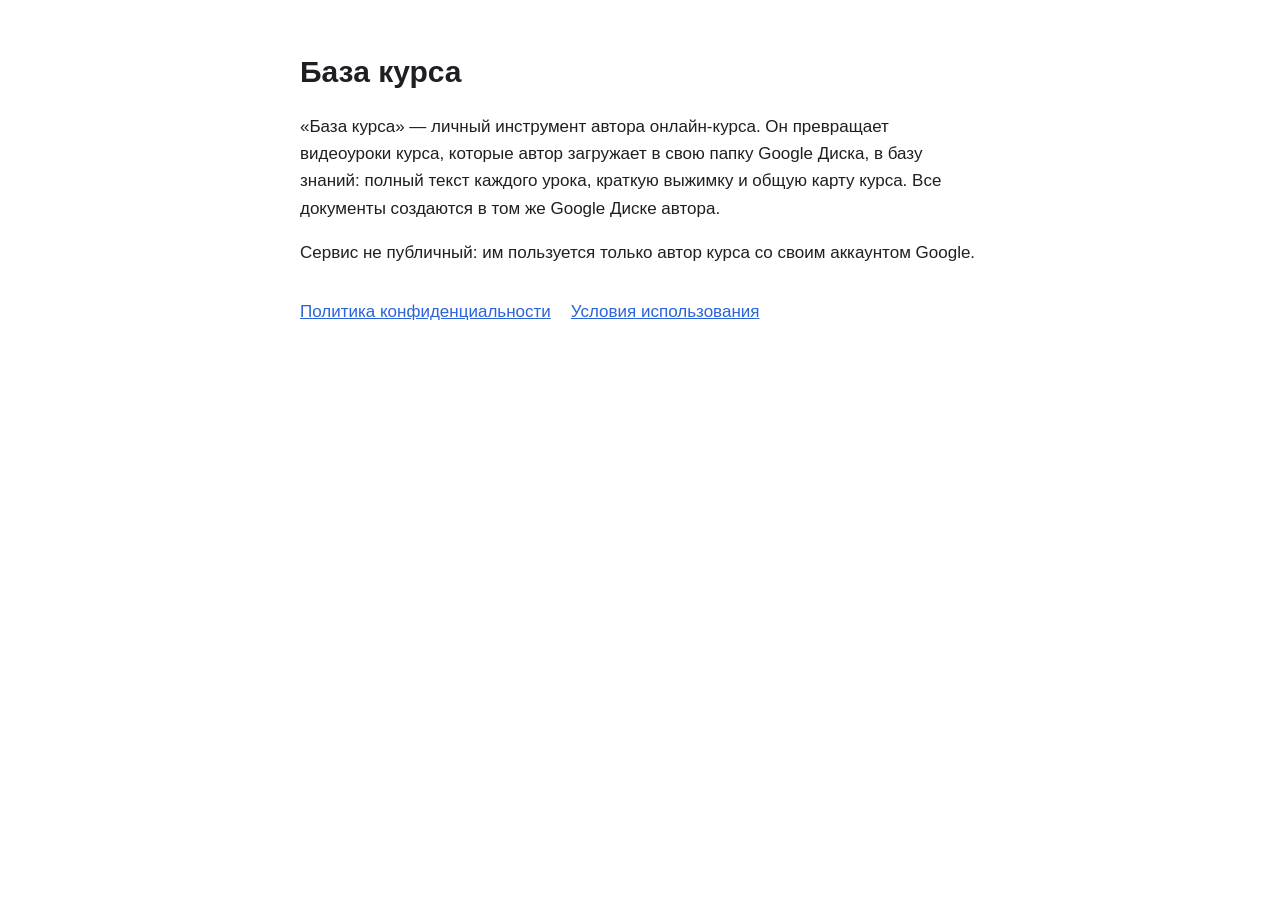
<file: index.html>
<!doctype html>
<html lang="ru">
<head>
<meta charset="utf-8">
<meta name="viewport" content="width=device-width, initial-scale=1">
<title>База курса</title>
<link rel="stylesheet" href="style.css">
</head>
<body>
<main>
<h1>База курса</h1>
<p>«База курса» — личный инструмент автора онлайн-курса. Он превращает видеоуроки курса, которые автор
загружает в свою папку Google Диска, в базу знаний: полный текст каждого урока, краткую выжимку и общую
карту курса. Все документы создаются в том же Google Диске автора.</p>
<p>Сервис не публичный: им пользуется только автор курса со своим аккаунтом Google.</p>
<nav>
<a href="privacy.html">Политика конфиденциальности</a>
<a href="terms.html">Условия использования</a>
</nav>
</main>
</body>
</html>
</file>
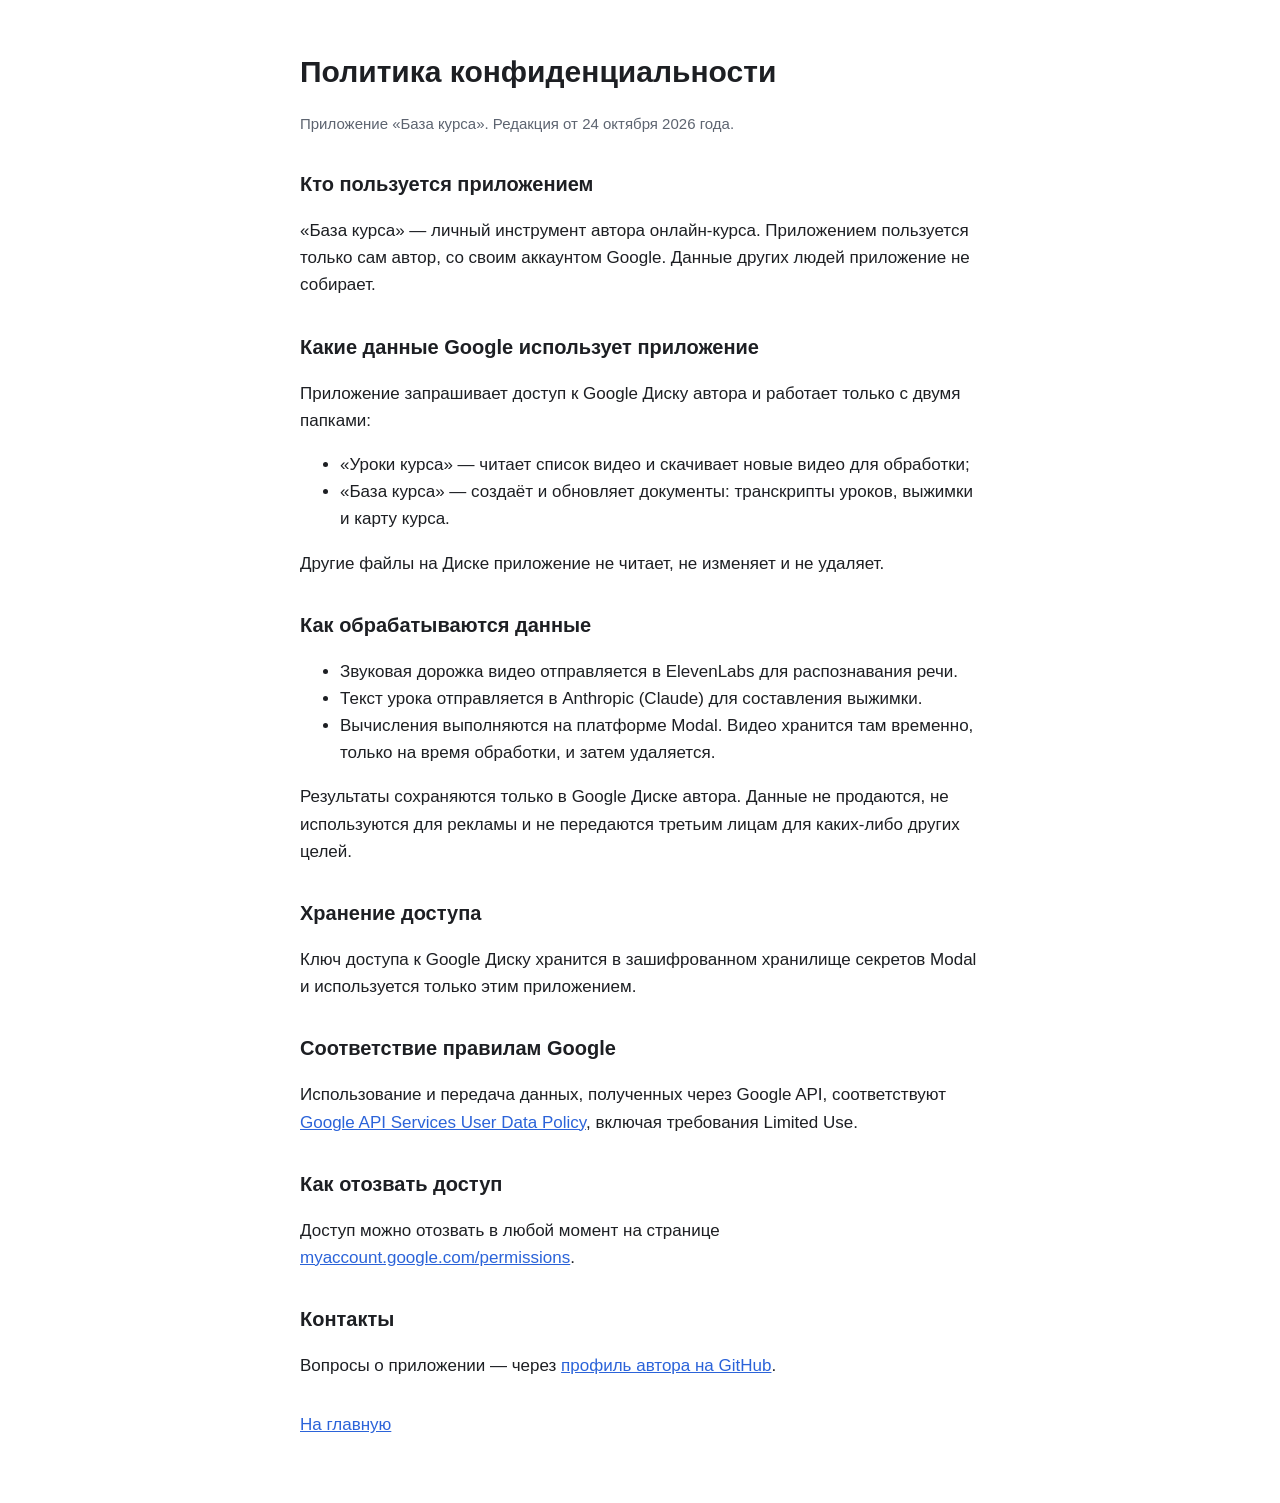
<file: privacy.html>
<!doctype html>
<html lang="ru">
<head>
<meta charset="utf-8">
<meta name="viewport" content="width=device-width, initial-scale=1">
<title>Политика конфиденциальности — База курса</title>
<link rel="stylesheet" href="style.css">
</head>
<body>
<main>
<h1>Политика конфиденциальности</h1>
<p class="muted">Приложение «База курса». Редакция от 24 октября 2026 года.</p>

<h2>Кто пользуется приложением</h2>
<p>«База курса» — личный инструмент автора онлайн-курса. Приложением пользуется только сам автор,
со своим аккаунтом Google. Данные других людей приложение не собирает.</p>

<h2>Какие данные Google использует приложение</h2>
<p>Приложение запрашивает доступ к Google Диску автора и работает только с двумя папками:</p>
<ul>
<li>«Уроки курса» — читает список видео и скачивает новые видео для обработки;</li>
<li>«База курса» — создаёт и обновляет документы: транскрипты уроков, выжимки и карту курса.</li>
</ul>
<p>Другие файлы на Диске приложение не читает, не изменяет и не удаляет.</p>

<h2>Как обрабатываются данные</h2>
<ul>
<li>Звуковая дорожка видео отправляется в ElevenLabs для распознавания речи.</li>
<li>Текст урока отправляется в Anthropic (Claude) для составления выжимки.</li>
<li>Вычисления выполняются на платформе Modal. Видео хранится там временно, только на время обработки,
и затем удаляется.</li>
</ul>
<p>Результаты сохраняются только в Google Диске автора. Данные не продаются, не используются для рекламы
и не передаются третьим лицам для каких-либо других целей.</p>

<h2>Хранение доступа</h2>
<p>Ключ доступа к Google Диску хранится в зашифрованном хранилище секретов Modal и используется только
этим приложением.</p>

<h2>Соответствие правилам Google</h2>
<p>Использование и передача данных, полученных через Google API, соответствуют
<a href="https://developers.google.com/terms/api-services-user-data-policy">Google API Services User Data Policy</a>,
включая требования Limited Use.</p>

<h2>Как отозвать доступ</h2>
<p>Доступ можно отозвать в любой момент на странице
<a href="https://myaccount.google.com/permissions">myaccount.google.com/permissions</a>.</p>

<h2>Контакты</h2>
<p>Вопросы о приложении — через <a href="https://github.com/paschradofff">профиль автора на GitHub</a>.</p>

<nav><a href="index.html">На главную</a></nav>
</main>
</body>
</html>
</file>
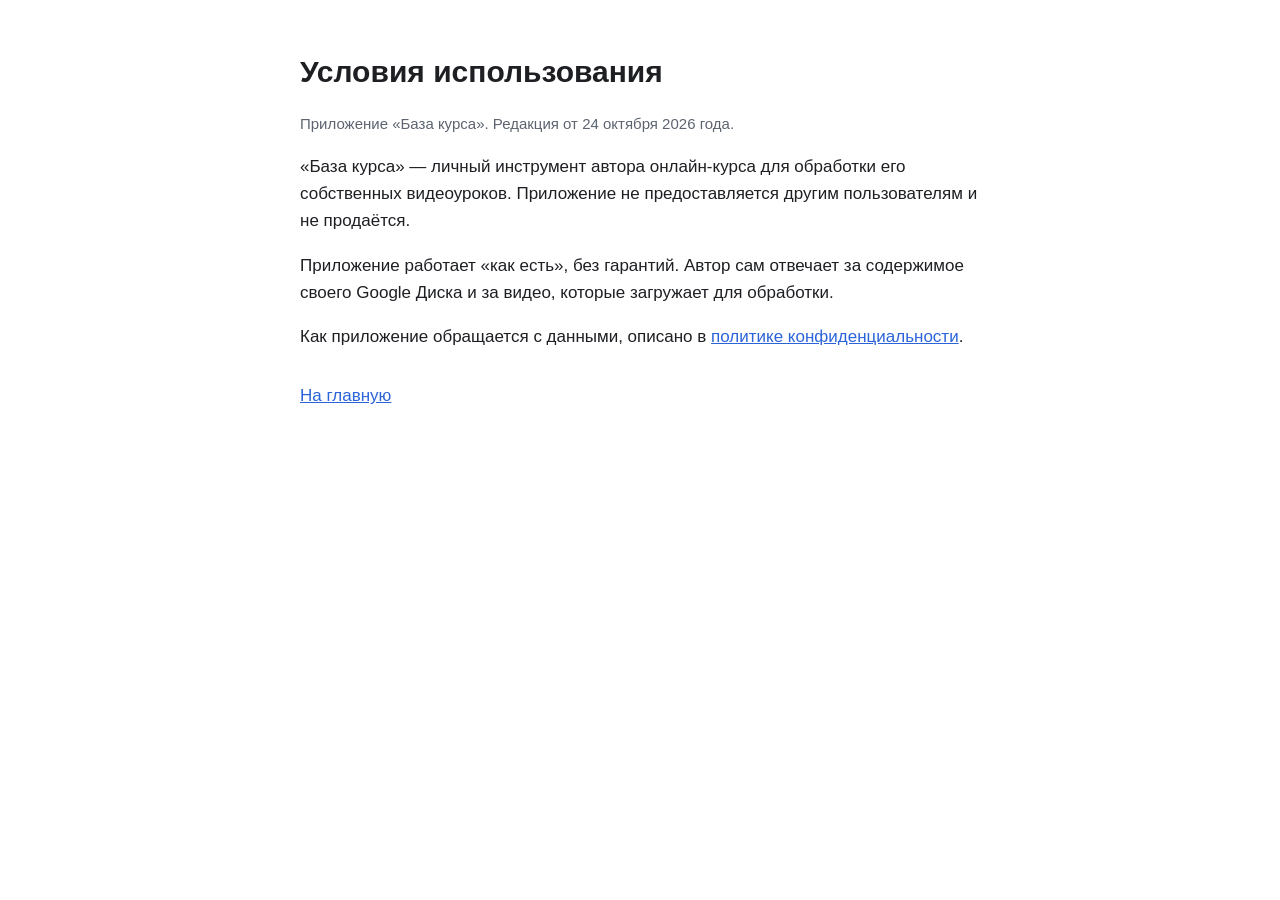
<file: terms.html>
<!doctype html>
<html lang="ru">
<head>
<meta charset="utf-8">
<meta name="viewport" content="width=device-width, initial-scale=1">
<title>Условия использования — База курса</title>
<link rel="stylesheet" href="style.css">
</head>
<body>
<main>
<h1>Условия использования</h1>
<p class="muted">Приложение «База курса». Редакция от 24 октября 2026 года.</p>
<p>«База курса» — личный инструмент автора онлайн-курса для обработки его собственных видеоуроков.
Приложение не предоставляется другим пользователям и не продаётся.</p>
<p>Приложение работает «как есть», без гарантий. Автор сам отвечает за содержимое своего Google Диска и за
видео, которые загружает для обработки.</p>
<p>Как приложение обращается с данными, описано в <a href="privacy.html">политике конфиденциальности</a>.</p>
<nav><a href="index.html">На главную</a></nav>
</main>
</body>
</html>
</file>
<file: style.css>
:root { --bg: #ffffff; --fg: #1d1f23; --muted: #5d6470; --link: #2b63d9; }
@media (prefers-color-scheme: dark) { :root { --bg: #111317; --fg: #e8eaee; --muted: #9aa1ad; --link: #7aa7ff; } }
body { margin: 0; background: var(--bg); color: var(--fg); font: 17px/1.6 -apple-system, "Segoe UI", Roboto, Arial, sans-serif; }
main { max-width: 680px; margin: 0 auto; padding: 48px 16px 64px; }
h1 { font-size: 30px; margin: 0 0 16px; }
h2 { font-size: 20px; margin: 32px 0 8px; }
a { color: var(--link); }
.muted { color: var(--muted); font-size: 15px; }
nav { margin-top: 32px; display: flex; gap: 20px; flex-wrap: wrap; }
</file>
